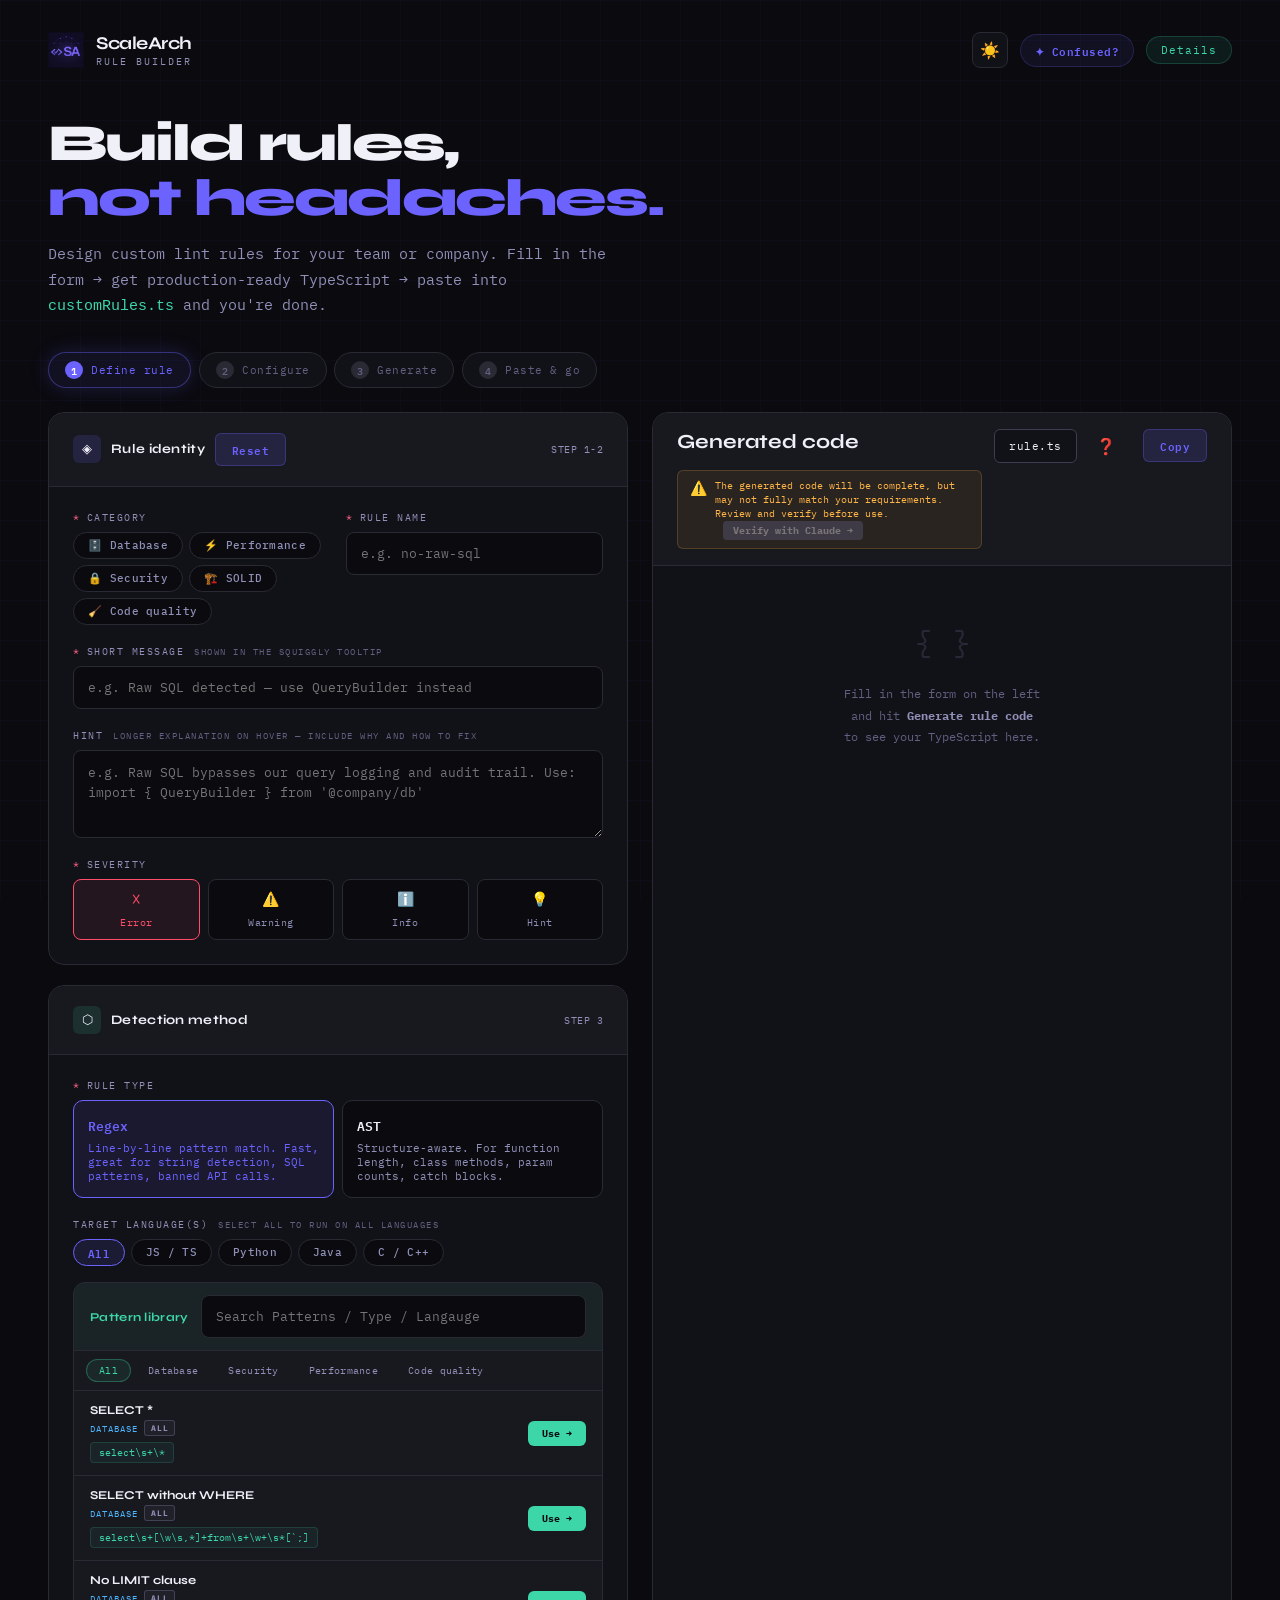
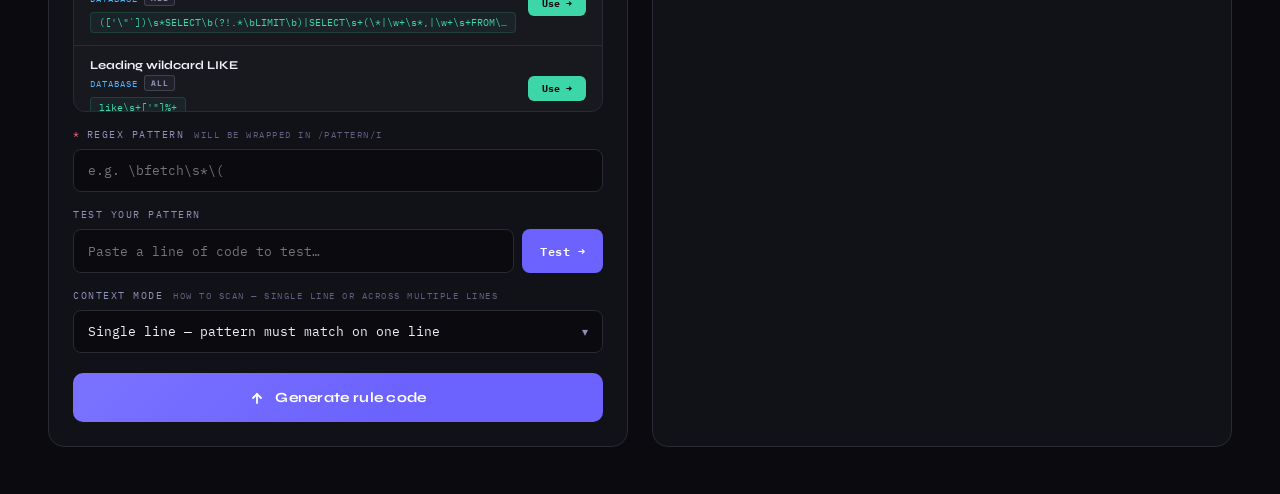
<file: index.html>
<!DOCTYPE html>
<html lang="en">
<head>
<meta charset="UTF-8"/>
<meta name="viewport" content="width=device-width, initial-scale=1.0"/>
<title>ScaleArch — Rule Builder</title>
<link rel="preconnect" href="https://fonts.googleapis.com"/>
<link rel="icon" type="image/png" href="assets/images/icon.png">
<link href="https://fonts.googleapis.com/css2?family=IBM+Plex+Mono:wght@400;500;600&family=Syne:wght@400;600;700;800&display=swap" rel="stylesheet"/>
<link rel="stylesheet" href="style.css">
</head>
<body>

<header>
  <div class="logo">
    <div class="logo-mark"><img src="assets/images/icon.png" alt="ScaleArch logo: code brackets with checkmark symbol in purple gradient, representing a linting rule builder tool" height="36px" width="36px"></div>
    <div>
      <div class="logo-text">ScaleArch</div>
      <div class="logo-sub">Rule Builder</div>
    </div>
  </div>
  <div class="header-controls">
    <button id="themeToggle" class="theme-toggle" title="Toggle theme"></button>
    <button id="helpBtn" class="help-btn">✦ Confused?</button>
    <button id="infoBtn" class="info-btn">Details</button>
  </div>
</header>

<div class="hero">
  <h1>Build rules,<br/><span>not headaches.</span></h1>
  <p>Design custom lint rules for your team or company. Fill in the form → get production-ready TypeScript → paste into <code style="color:var(--accent3)">customRules.ts</code> and you're done.</p>
</div>

<div class="steps">
  <div class="step-pill active" id="pill-1"><span class="num">1</span> Define rule</div>
  <div class="step-pill" id="pill-2"><span class="num">2</span> Configure</div>
  <div class="step-pill" id="pill-3"><span class="num">3</span> Generate</div>
  <div class="step-pill" id="pill-4"><span class="num">4</span> Paste &amp; go</div>
</div>

<div class="main">

  <!-- ── LEFT: FORM ── -->
  <div style="display:flex;flex-direction:column;gap:20px;">

    <!-- Identity Panel -->
    <div class="panel">
      <div class="panel-header">
        <div class="panel-icon purple">◈</div>
        <div class="panel-title">Rule identity</div>
         <button class="copy-btn" onclick="resetRuleForm()">Reset</button>
        <div class="panel-subtitle">STEP 1-2</div>
      </div>
      <div class="panel-body">
        <div class="field-row">
          <div class="field">
            <label><span class="required">*</span> Category</label>
            <input type="hidden" id="category" value=""/>
            <div class="custom-pill-grid" id="categoryPills">
              <button type="button" class="cpill" data-target="category" data-value="database"     onclick="selectPill(this)">🗄️ Database</button>
              <button type="button" class="cpill" data-target="category" data-value="performance"  onclick="selectPill(this)">⚡ Performance</button>
              <button type="button" class="cpill" data-target="category" data-value="security"     onclick="selectPill(this)">🔒 Security</button>
              <button type="button" class="cpill" data-target="category" data-value="solid"        onclick="selectPill(this)">🏗️ SOLID</button>
              <button type="button" class="cpill" data-target="category" data-value="code-quality" onclick="selectPill(this)">🧹 Code quality</button>
            </div>
          </div>
          <div class="field">
            <label><span class="required">*</span> Rule name</label>
            <input type="text" id="ruleName" placeholder="e.g. no-raw-sql" autocomplete="off"/>
          </div>
        </div>
        <div class="field">
          <label><span class="required">*</span> Short message <span style="color:var(--text-dim);font-size:9px;margin-left:4px;">shown in the squiggly tooltip</span></label>
          <input type="text" id="message" placeholder="e.g. Raw SQL detected — use QueryBuilder instead" autocomplete="off"/>
        </div>
        <div class="field">
          <label>Hint <span style="color:var(--text-dim);font-size:9px;margin-left:4px;">longer explanation on hover — include WHY and HOW to fix</span></label>
          <textarea id="hint" rows="3" placeholder="e.g. Raw SQL bypasses our query logging and audit trail. Use: import { QueryBuilder } from '@company/db' " autocomplete="off"></textarea>
        </div>
        <div class="field">
          <label><span class="required">*</span> Severity</label>
          <div class="severity-grid">
            <button class="sev-btn selected" data-sev="error"   onclick="setSev('error')">  <span class="symbol">❌</span>Error</button>
            <button class="sev-btn"          data-sev="warning" onclick="setSev('warning')"><span class="symbol">⚠️</span>Warning</button>
            <button class="sev-btn"          data-sev="info"    onclick="setSev('info')">   <span class="symbol">ℹ️</span>Info</button>
            <button class="sev-btn"          data-sev="hint"    onclick="setSev('hint')">   <span class="symbol">💡</span>Hint</button>
          </div>
        </div>
      </div>
    </div>

    <!-- Detection Panel -->
    <div class="panel">
      <div class="panel-header">
        <div class="panel-icon teal">⬡</div>
        <div class="panel-title">Detection method</div>
        <div class="panel-subtitle">STEP 3</div>
      </div>
      <div class="panel-body">

        <div class="field">
          <label><span class="required">*</span> Rule type</label>
          <div class="type-toggle">
            <button class="type-btn selected" id="btn-regex" onclick="setType('regex')">
              <span class="type-name">Regex</span>
              Line-by-line pattern match. Fast, great for string detection, SQL patterns, banned API calls.
            </button>
            <button class="type-btn" id="btn-ast" onclick="setType('ast')">
              <span class="type-name">AST</span>
              Structure-aware. For function length, class methods, param counts, catch blocks.
            </button>
          </div>
        </div>

        <!-- ══ REGEX SECTION ══ -->
        <div id="regex-section" style="display:flex;flex-direction:column;gap:16px;">

          <div class="field">
            <label>Target language(s) <span style="color:var(--text-dim);font-size:9px;margin-left:4px;">Select All to run on all languages</span></label>
            <input type="hidden" id="ruleLanguage" value="all"/>
            <div class="custom-pill-grid" id="languagePills">
              <button type="button" class="cpill cpill-selected" data-target="ruleLanguage" data-value="all"    onclick="selectPill(this)">All</button>
              <button type="button" class="cpill" data-target="ruleLanguage" data-value="js-ts"   onclick="selectPill(this)">JS / TS</button>
              <button type="button" class="cpill" data-target="ruleLanguage" data-value="python"  onclick="selectPill(this)">Python</button>
              <button type="button" class="cpill" data-target="ruleLanguage" data-value="java"    onclick="selectPill(this)">Java</button>
              <button type="button" class="cpill" data-target="ruleLanguage" data-value="cpp"     onclick="selectPill(this)">C / C++</button>
            </div>
          </div>

          <!-- Pattern Library -->
          <div class="pat-lib-box">
            <div class="pat-lib-header">
              <span class="pat-lib-title">Pattern library</span>
              <input type="text" id="patSearch" class="pat-search" placeholder="Search Patterns / Type / Langauge" autocomplete="off" oninput="filterPatterns(this.value)"/>
            </div>
            <div class="pat-lib-tabs" id="patTabs">
              <button class="pat-tab active" onclick="filterCategory('all', this)">All</button>
              <button class="pat-tab" onclick="filterCategory('database', this)">Database</button>
              <button class="pat-tab" onclick="filterCategory('security', this)">Security</button>
              <button class="pat-tab" onclick="filterCategory('performance', this)">Performance</button>
              <button class="pat-tab" onclick="filterCategory('code-quality', this)">Code quality</button>
            </div>
            <div class="pat-lib-list" id="patList">
              <!-- injected by JS -->
            </div>
          </div>

          <div class="field">
            <label><span class="required">*</span> Regex pattern <span style="color:var(--text-dim);font-size:9px;margin-left:4px;">will be wrapped in /pattern/i</span></label>
            <input type="text" autocomplete="off" id="regexPattern" placeholder="e.g. \bfetch\s*\("/>
          </div>
          <div class="field">
            <label>Test your pattern</label>
            <div class="regex-test-area">
              <div class="test-input-row">
                <input type="text" id="testLine" autocomplete="off" placeholder="Paste a line of code to test…"/>
                <button class="test-btn" onclick="testRegex()">Test →</button>
              </div>
              <div class="test-result" id="testResult"></div>
            </div>
          </div>
          <div class="field">
            <label>Context mode <span style="color:var(--text-dim);font-size:9px;margin-left:4px;">how to scan — single line or across multiple lines</span></label>
            <input type="hidden" id="contextType" value="none"/>
            <div class="custom-dropdown" id="contextDropdown">
              <button type="button" class="cdd-trigger" onclick="toggleDropdown('contextDropdown')">
                <span class="cdd-value" id="contextDropdownLabel">Single line — pattern must match on one line</span>
                <span class="cdd-arrow">▾</span>
              </button>
              <div class="cdd-menu" id="contextDropdownMenu" style="display:none;">
                <button type="button" class="cdd-option cdd-selected" data-value="none"               onclick="selectDropdown('contextDropdown','contextType',this,'Single line — pattern must match on one line')">Single line — exact match</button>
                <button type="button" class="cdd-option" data-value="loop"                            onclick="selectDropdown('contextDropdown','contextType',this,'Single line — only near a loop')">Single line — near a loop</button>
                <button type="button" class="cdd-option" data-value="async"                           onclick="selectDropdown('contextDropdown','contextType',this,'Single line — near an async function')">Single line — near async</button>
                <button type="button" class="cdd-option" data-value="class"                           onclick="selectDropdown('contextDropdown','contextType',this,'Single line — near a class')">Single line — near a class</button>
                <button type="button" class="cdd-option" data-value="multiline-keyword"               onclick="selectDropdown('contextDropdown','contextType',this,'Multi-line — count keyword across 25 lines')">Multi-line — count keyword</button>
                <button type="button" class="cdd-option" data-value="multiline-count"                 onclick="selectDropdown('contextDropdown','contextType',this,'Multi-line — count pattern occurrences')">Multi-line — count occurrences</button>
              </div>
            </div>
          </div>
          <div id="multilineFields" style="display:none;flex-direction:column;gap:10px;background:rgba(108,99,255,0.05);border:1px solid rgba(108,99,255,0.18);border-radius:8px;padding:12px;">
            <div class="field">
              <label>Anchor keyword <span style="color:var(--text-dim);font-size:9px;margin-left:4px;">rule fires on the line containing this keyword</span></label>
              <input type="text" id="multilineAnchor" placeholder="e.g. SELECT" autocomplete="off"/>
            </div>
            <div class="field">
              <label>Count keyword <span style="color:var(--text-dim);font-size:9px;margin-left:4px;">count occurrences of this across 25 lines</span></label>
              <input type="text" id="multilineCount" placeholder="e.g. JOIN"/>
            </div>
            <div class="field">
              <label>Trigger when count exceeds</label>
              <input type="text" id="multilineThreshold" placeholder="e.g. 5" autocomplete="off"/>
            </div>
          </div>
        </div>

        <!-- ══ AST SECTION ══ -->
        <div id="ast-section" style="display:none;flex-direction:column;gap:16px;">

          <div class="ast-hint">
            <strong>How AST rules work:</strong> your function receives one node at a time from the syntax tree. Return <code style="color:var(--accent3)">null</code> to skip, return a result to flag it.
          </div>

          <div class="field">
            <label>AST language</label>
            <input type="hidden" id="astLanguage" value="js-ts"/>
            <div class="custom-pill-grid" id="astLanguagePills">
              <button type="button" class="cpill cpill-selected" data-target="astLanguage" data-value="js-ts"   onclick="selectPill(this);rebuildNodePicker()">JS / TS</button>
              <button type="button" class="cpill"                data-target="astLanguage" data-value="python"  onclick="selectPill(this);rebuildNodePicker()">Python</button>
              <button type="button" class="cpill"                data-target="astLanguage" data-value="java"    onclick="selectPill(this);rebuildNodePicker()">Java</button>
            </div>
          </div>

          <!-- Node picker -->
          <div class="field">
            <label><span class="required">*</span> AST node type
              <span style="color:var(--text-dim);font-size:9px;margin-left:4px;">click to select · click ⓘ for details · multiple allowed</span>
            </label>
            <div class="node-picker" id="nodePicker">
              <!-- injected by JS -->
            </div>
            <input type="text" id="astNodeType" placeholder="Selected types appear here…" style="margin-top:8px;" readonly/>
          </div>

          <!-- Node info card -->
          <div class="node-info-card" id="nodeInfoCard" style="display:none;">
            <div class="nic-header">
              <span class="nic-name" id="nicName"></span>
              <button class="nic-close" onclick="closeNodeInfo()">✕</button>
            </div>
            <p class="nic-desc" id="nicDesc"></p>
            <div class="nic-section-label">Code that produces this node</div>
            <pre class="nic-pre" id="nicExample"></pre>
            <div class="nic-section-label" style="margin-top:12px;">Useful properties to check</div>
            <div class="nic-props" id="nicProps"></div>
          </div>

          <div class="field">
            <label><span class="required">*</span> What to check on the node</label>
            <input type="hidden" id="astCheck" value="empty-body"/>
            <div class="custom-dropdown" id="astCheckDropdown">
              <button type="button" class="cdd-trigger" onclick="toggleDropdown('astCheckDropdown')">
                <span class="cdd-value" id="astCheckDropdownLabel">Body is empty (no statements)</span>
                <span class="cdd-arrow">▾</span>
              </button>
              <div class="cdd-menu" id="astCheckDropdownMenu" style="display:none;">
                <button type="button" class="cdd-option cdd-selected" data-value="empty-body"    onclick="selectDropdown('astCheckDropdown','astCheck',this,'Body is empty (no statements)')">Body is empty (no statements)</button>
                <button type="button" class="cdd-option" data-value="param-count"                onclick="selectDropdown('astCheckDropdown','astCheck',this,'Too many parameters (threshold)')">Too many parameters (threshold)</button>
                <button type="button" class="cdd-option" data-value="method-count"               onclick="selectDropdown('astCheckDropdown','astCheck',this,'Too many methods in class (threshold)')">Too many methods in class (threshold)</button>
                <button type="button" class="cdd-option" data-value="line-count"                 onclick="selectDropdown('astCheckDropdown','astCheck',this,'Function too long (threshold)')">Function too long (threshold)</button>
                <button type="button" class="cdd-option" data-value="callee-name"                onclick="selectDropdown('astCheckDropdown','astCheck',this,'Specific function called (e.g. fetch, eval)')">Specific function called</button>
                <button type="button" class="cdd-option" data-value="declared-name"              onclick="selectDropdown('astCheckDropdown','astCheck',this,'Specific function declared — by name')">Specific function declared</button>
                <button type="button" class="cdd-option" data-value="method-name"                onclick="selectDropdown('astCheckDropdown','astCheck',this,'Specific method in class — by name')">Specific method in class</button>
                <button type="button" class="cdd-option" data-value="custom-prop"                onclick="selectDropdown('astCheckDropdown','astCheck',this,'Custom property check')">Custom property check</button>
              </div>
            </div>
          </div>
          <div class="field" id="thresholdField" style="display:none;">
            <label>Threshold number</label>
            <input type="text" id="astThreshold" placeholder="e.g. 5"/>
          </div>
          <div class="field" id="calleeField" style="display:none;">
            <label id="calleeLabel">Function / method name to detect</label>
            <input type="text" id="astCallee" placeholder="e.g. oldProv, fetch, eval"/>
          </div>
        </div>

        <button class="generate-btn" onclick="generate()">
          <svg viewBox="0 0 16 16" fill="none" stroke="currentColor" stroke-width="1.8" stroke-linecap="round">
            <polyline points="4,8 8,4 12,8" />
            <line x1="8" y1="4" x2="8" y2="13" />
          </svg>
          Generate rule code
        </button>

      </div>
    </div>
  </div>

  <!-- ── RIGHT: OUTPUT ── -->
  <div style="display:flex;flex-direction:column;gap:20px;">
    <div class="output-panel" style="flex:1;display:flex;flex-direction:column;">
      <div class="output-header">
        <div style="display: flex; flex-direction: column; gap: 8px;">
          <div class="output-title">Generated code</div>
          <div class="warning-box">
            <span class="warning-icon">⚠️</span>
            <span class="warning-text">
              The generated code will be complete, but may not fully match your requirements. Review and verify before use.
              <button class="verify-btn" onclick="openVerification()" id="verifyBtn" disabled>
                Verify with Claude →
              </button>
            </span>
          </div>
        </div>
        <div class="output-tabs">
          <button class="tab-btn active" onclick="switchTab('code',this)">rule.ts</button>
          <button class="tab-btn tooltip" onclick="switchTab('instructions',this)">
            ❓
            <span class="tooltip-text">Click here for instructions</span>
          </button>
        </div>
        <button class="copy-btn" id="copyBtn" onclick="copyCode()">Copy</button>
      </div>
      <div id="tab-code" style="flex:1;display:flex;flex-direction:column;">
        <div class="empty-state" id="emptyState">
          <div class="big">{ }</div>
          Fill in the form on the left<br/>and hit <strong style="color:var(--text-muted)">Generate rule code</strong><br/>to see your TypeScript here.
        </div>
        <div class="code-wrap" id="codeWrap" style="display:none;flex:1;">
          <pre id="codeOutput" style="max-height:none;height:100%;min-height:420px;"></pre>
        </div>
      </div>
      <div id="tab-instructions" style="display:none;flex:1;">
        <div class="instructions active">
          <div class="step-card">
            <div class="step-num">1</div>
            <div class="step-content">
              <h3>Open <code class="inline-code">src/rules/customRules.ts</code></h3>
              <p>This is the only file you need to edit. Core files stay untouched.</p>
            </div>
          </div>
          <div class="step-card" id="instrStep2">
            <div class="step-num">2</div>
            <div class="step-content">
              <h3 id="instrStep2Title">Add to CUSTOM_REGEX_RULES array</h3>
              <p id="instrStep2Body">Find the <span class="inline-code">CUSTOM_REGEX_RULES</span> array in Section 1 and paste the generated object inside it.</p>
            </div>
          </div>
          <div class="step-card" id="instrStep3" style="display:none;">
            <div class="step-num">3</div>
            <div class="step-content">
              <h3 id="instrStep3Title">Register in the correct array</h3>
              <p id="instrStep3Body">Also add your function name to the exports array at the bottom of the relevant section.</p>
            </div>
          </div>
          <div class="step-card">
            <div class="step-num" id="finalStep">3</div>
            <div class="step-content">
              <h3>Press F5 and test it</h3>
              <p>Launch the Extension Development Host, open your test file, and verify the squiggly line appears on the right line.</p>
            </div>
          </div>
          <div class="step-card" style="background:rgba(255,181,71,0.04);border-top:1px solid rgba(255,181,71,0.15);">
            <div class="step-num" style="background:rgba(255,181,71,0.15);border-color:rgba(255,181,71,0.3);color:var(--warn);">!</div>
            <div class="step-content">
              <h3 style="color:var(--warn);">Known behaviour — warnings disappear while typing</h3>
              <p>This is normal. While you type an incomplete statement the file has a syntax error, so the AST parser returns nothing and all warnings clear temporarily. They reappear 600ms after you stop typing.</p>
            </div>
          </div>
        </div>
      </div>
    </div>
  </div>

</div>

<div class="notif" id="notif">
  <span id="notif-text">✓ Copied to clipboard</span>
  <div id="notif-progress" class="progress-bar"></div>
</div>

<div id="infoModal" class="modal">
  <div class="modal-content">
    <span class="close" data-popup-close>&times;</span>
    <h2>ScaleArch Rule Builder</h2>
    <p><strong>Version: </strong>v3.4.0</p>
    <p>
  <strong>Created by:</strong>
  <a href="https://www.linkedin.com/in/uday-verma0906/" target="_blank" rel="noopener noreferrer">
    Uday Verma
  </a>
</p>
    <p><a href="https://github.com/Udayverma0906/ScaleArch" target="_blank">GitHub Repository for VS Code Extension</a></p>
    <p><a href="https://github.com/Udayverma0906/ScaleArchRuleBuilder" target="_blank">GitHub Repository for Rule Builder</a></p>
  </div>
</div>

<!-- ══ CONFIRMATION MODAL ══ -->
<div id="confirmModal" class="modal" role="dialog" aria-modal="true">
  <div class="modal-content confirm-modal-content">
    <div id="confirmStep1">
      <div class="confirm-icon">📋</div>
      <h2 class="confirm-title">Copy rule code?</h2>
      <p class="confirm-body">Have you verified this rule is correct before pasting it into your extension?</p>
      <div class="confirm-quality-check" id="confirmQualityCheck"></div>
      <div class="confirm-actions">
        <button class="confirm-btn confirm-btn-primary" onclick="confirmCopy()">✓ Yes, copy it</button>
        <button class="confirm-btn confirm-btn-secondary" onclick="showConfirmStep2()">Not yet</button>
      </div>
    </div>
    <div id="confirmStep2" style="display:none;">
      <div class="confirm-icon">🤖</div>
      <h2 class="confirm-title">Verify with Claude?</h2>
      <p class="confirm-body">Claude can check your pattern for mistakes, false positives, and language mismatches — then give you a corrected version if needed.</p>
      <div class="confirm-actions">
        <button class="confirm-btn confirm-btn-accent" onclick="confirmVerify()">Open Claude →</button>
        <button class="confirm-btn confirm-btn-ghost" onclick="closeConfirmModal()">Skip for now</button>
      </div>
    </div>
  </div>
</div>

<!-- Utilities — load before generators and script -->
<script src="js/highlight.js" defer></script>

<!-- Code generators — one per rule type -->
<script src="js/generators/regex.js" defer></script>
<script src="js/generators/ast-jsts.js" defer></script>
<script src="js/generators/ast-python.js" defer></script>
<script src="js/generators/ast-java.js" defer></script>

<!-- Core — popup must load before script.js -->
<script src="js/popup.js" defer></script>
<script src="js/script.js" defer></script>
<script src="js/verify-rule.js" defer></script>

</body>
</html>
</file>
<file: style.css>
*, *::before, *::after { box-sizing: border-box; margin: 0; padding: 0; }

  input:-webkit-autofill {
  display: none !important;
  }

  :root {
    --bg: #0a0a0f;
    --surface: #111118;
    --surface2: #18181f;
    --border: #2a2a35;
    --border-bright: #3d3d52;
    --accent: #6c63ff;
    --accent2: #ff6584;
    --accent3: #3dd6a8;
    --text: #f0f0f8;
    --text-muted: #9090b8; /* Increased contrast for better visibility */
    --white: #fff;
    --text-dim: #606080; /* Adjusted for better contrast */
    --mono: 'IBM Plex Mono', monospace;
    --display: 'Syne', sans-serif;
    --error: #ff4d6a;
    --warn: #ffb547;
    --info: #4db6ff;
    --hint: #a0a0c0;
  }

  /* Light mode variables */
  .light-mode {
    --bg: #f8f9fa;
    --surface: #ffffff;
    --surface2: #f1f3f4;
    --border: #dadce0;
    --border-bright: #bdc1c6;
    --accent: #1a73e8;
    --accent2: #ea4335;
    --accent3: #34a853;
    --text: #202124;
    --text-muted: #5f6368;
    --text-dim: #80868b;
  }

  html { scroll-behavior: smooth; }

  body {
    background: var(--bg);
    color: var(--text);
    font-family: var(--display);
    min-height: 100vh;
    overflow-x: hidden;
  }

  /* ── CUSTOM SCROLLBAR ── */
  ::-webkit-scrollbar {
    width: 8px;
    height: 8px;
  }

  ::-webkit-scrollbar-track {
    background: var(--surface);
  }

  ::-webkit-scrollbar-thumb {
    background: var(--border-bright);
    border-radius: 4px;
  }

  ::-webkit-scrollbar-thumb:hover {
    background: var(--accent);
  }

  ::-webkit-scrollbar-corner {
    background: var(--surface);
  }

  /* ── GRID BACKGROUND ── */
  body::before {
    content: '';
    position: fixed;
    inset: 0;
    background-image:
      linear-gradient(rgba(108,99,255,0.04) 1px, transparent 1px),
      linear-gradient(90deg, rgba(108,99,255,0.04) 1px, transparent 1px);
    background-size: 40px 40px;
    pointer-events: none;
    z-index: 0;
  }

  .light-mode body::before {
    background-image:
      linear-gradient(rgba(189,193,198,0.3) 1px, transparent 1px),
      linear-gradient(90deg, rgba(189,193,198,0.3) 1px, transparent 1px);
  }

  /* ── HEADER ── */
  header {
    position: relative;
    z-index: 10;
    padding: 32px 48px 0;
    display: flex;
    align-items: center;
    justify-content: space-between;
  }

  .logo {
    display: flex;
    align-items: center;
    gap: 12px;
  }

  .logo-mark {
    width: 36px; height: 36px;
    background: var(--accent);
    border-radius: 8px;
    display: flex; align-items: center; justify-content: center;
    font-family: var(--mono);
    font-weight: 600;
    font-size: 14px;
    color: #fff;
    letter-spacing: -1px;
    flex-shrink: 0;
  }

  .light-mode .logo-mark {
    color: var(--surface);
  }

  .logo-text {
    font-size: 18px;
    font-weight: 700;
    letter-spacing: -0.5px;
    color: var(--text);
  }

  .logo-sub {
    font-family: var(--mono);
    font-size: 10px;
    color: var(--text-muted);
    letter-spacing: 2px;
    text-transform: uppercase;
    margin-top: 1px;
  }

  .info-btn {
    font-family: var(--mono);
    font-size: 11px;
    color: var(--accent3);
    background: rgba(67,224,176,0.08);
    border: 1px solid rgba(67,224,176,0.2);
    padding: 6px 14px;
    border-radius: 20px;
    letter-spacing: 1px;
    cursor: pointer;
    transition: background-color 0.2s;
  }

  .info-btn:hover {
    background: rgba(67,224,176,0.15);
  }

  .header-controls {
    display: flex;
    align-items: center;
    gap: 12px;
  }

  .theme-toggle {
    width: 36px;
    height: 36px;
    border: 1px solid var(--border);
    background: var(--surface);
    color: var(--text);
    border-radius: 8px;
    cursor: pointer;
    font-size: 16px;
    display: flex;
    align-items: center;
    justify-content: center;
    transition: all 0.2s ease;
  }

  .theme-toggle:hover {
    background: var(--surface2);
    border-color: var(--border-bright);
  }

  .light-mode .theme-toggle::before {
    content: '🌙';
  }

  .theme-toggle::before {
    content: '☀️';
  }

  /* ── MODAL ── */
  .modal {
    display: none;
    position: fixed;
    z-index: 1000;
    left: 0;
    top: 0;
    width: 100%;
    height: 100%;
    background-color: rgba(0, 0, 0, 0.5);
    backdrop-filter: blur(5px);
  }

  .modal-content {
    background-color: var(--surface);
    margin: 15% auto;
    padding: 20px;
    border: 1px solid var(--border);
    width: 80%;
    max-width: 500px;
    border-radius: 8px;
    color: var(--text);
  }

  .modal-content h2 {
    margin-top: 0;
    color: var(--accent3);
  }

  .modal-content p {
    margin: 10px 0;
  }

  .modal-content a {
    color: var(--accent);
    text-decoration: none;
  }

  .modal-content a:hover {
    text-decoration: underline;
  }

  .close {
    color: var(--text-muted);
    float: right;
    font-size: 28px;
    font-weight: bold;
    cursor: pointer;
  }

  .close:hover {
    color: var(--text);
  }

  /* ── HERO ── */
  .hero {
    position: relative;
    z-index: 10;
    padding: 48px 48px 0;
    max-width: 720px;
  }

  .hero h1 {
    font-size: clamp(32px, 5vw, 52px);
    font-weight: 800;
    line-height: 1.05;
    letter-spacing: -2px;
    color: var(--text);
    margin-bottom: 16px;
  }

  .hero h1 span { color: var(--accent); }

  .hero p {
    font-size: 15px;
    color: var(--text-muted);
    line-height: 1.7;
    font-family: var(--mono);
    max-width: 560px;
  }

  /* ── STEP PILLS ── */
  .steps {
    position: relative; z-index: 10;
    display: flex; gap: 8px;
    padding: 32px 48px 0;
    flex-wrap: wrap;
  }

  .step-pill {
    display: flex; align-items: center; gap: 8px;
    font-family: var(--mono);
    font-size: 11px;
    color: var(--text-dim);
    letter-spacing: 0.5px;
    padding: 8px 16px;
    background: var(--surface);
    border: 1px solid var(--border);
    border-radius: 24px;
    transition: all 0.3s ease;
    animation: stepPillFadeIn 0.5s ease-out;
    animation-fill-mode: both;
  }

  .step-pill:nth-child(1) { animation-delay: 0.1s; }
  .step-pill:nth-child(2) { animation-delay: 0.2s; }
  .step-pill:nth-child(3) { animation-delay: 0.3s; }
  .step-pill:nth-child(4) { animation-delay: 0.4s; }

  @keyframes stepPillFadeIn {
    from { opacity: 0; transform: scale(0.9); }
    to { opacity: 1; transform: scale(1); }
  }

  .step-pill.active {
    color: var(--accent);
    border-color: rgba(108,99,255,0.4);
    background: rgba(108,99,255,0.08);
    box-shadow: 0 0 20px rgba(108,99,255,0.2);
    transform: scale(1.05);
  }

  .step-pill .num {
    width: 18px; height: 18px;
    background: var(--border);
    border-radius: 50%;
    display: flex; align-items: center; justify-content: center;
    font-size: 10px;
    font-weight: 600;
  }

  .step-pill.active .num {
    background: var(--accent);
    color: #fff;
  }

  /* ── MAIN LAYOUT ── */
  .main {
    position: relative; z-index: 10;
    display: grid;
    grid-template-columns: minmax(0, 1fr) minmax(0, 1fr);
    gap: 24px;
    padding: 24px 48px 48px;
    width: 100%;
    max-width: 2000px;
    margin-left: auto;
    margin-right: auto;
    box-sizing: border-box;
  }

  /* Direct children of .main must never grow beyond their column */
  .main > * {
    min-width: 0;
    width: 100%;
    box-sizing: border-box;
  }

  /* Align header/hero/steps with the centered main on very wide screens */
  @media (min-width: 2000px) {
    header, .hero, .steps {
      max-width: 2000px;
      margin-left: auto;
      margin-right: auto;
      width: 100%;
      box-sizing: border-box;
    }

    /* Increase font sizes for large displays */
    body { font-size: 18px; }
    .hero h1 { font-size: clamp(40px, 6vw, 60px); }
    .hero p { font-size: 18px; }
    .step-pill .num { font-size: 11px; }
    .panel-title { font-size: 14px; }
    .panel-subtitle { font-size: 11px; }
    label { font-size: 11px; }
    select, input[type="text"], textarea { font-size: 14px; padding: 14px 16px; }
    .test-btn { font-size: 13px; padding: 14px 20px; }
    .generate-btn { font-size: 15px; }
    .output-title { font-size: 24px; }
    .tab-btn { font-size: 12px; }
    .copy-btn { font-size: 12px; }
    pre { font-size: 13.5px; }
    .step-content h3 { font-size: 15px; }
    .step-content p { font-size: 13px; }
  }

  @media (min-width: 2400px) {
    .main {
      max-width: none;
    }
    header, .hero, .steps {
      max-width: none;
      padding-left: 10vw;
      padding-right: 10vw;
    }
  }

  @media (max-width: 960px) {
    .main { grid-template-columns: 1fr; }
    header, .hero, .steps, .main { padding-left: 24px; padding-right: 24px; }
  }

  /* ── PANEL ── */
  .panel {
    background: var(--surface);
    border: 1px solid var(--border);
    border-radius: 16px;
    overflow: visible;
    min-width: 0;
    width: 100%;
    animation: panelSlideIn 0.6s ease-out;
    animation-fill-mode: both;
  }

  .panel:nth-child(1) { animation-delay: 0.1s; }
  .panel:nth-child(2) { animation-delay: 0.2s; }
  .panel:nth-child(3) { animation-delay: 0.3s; }

  @keyframes panelSlideIn {
    from {
      opacity: 0;
      transform: translateY(20px);
    }
    to {
      opacity: 1;
      transform: translateY(0);
    }
  }

  .panel-header {
    display: flex; align-items: center; gap: 10px;
    padding: 20px 24px;
    border-bottom: 1px solid var(--border);
    background: var(--surface2);
    border-radius: 16px 16px 0 0;
  }

  .panel-icon {
    width: 28px; height: 28px;
    border-radius: 6px;
    display: flex; align-items: center; justify-content: center;
    font-size: 13px;
    flex-shrink: 0;
  }

  .panel-icon.purple { background: rgba(108,99,255,0.15); }
  .panel-icon.teal   { background: rgba(67,224,176,0.12); }

  .panel-title {
    font-size: 13px;
    font-weight: 700;
    letter-spacing: 0.3px;
    color: var(--text);
  }

  .panel-subtitle {
    font-family: var(--mono);
    font-size: 10px;
    color: var(--text-muted);
    margin-left: auto;
    letter-spacing: 0.5px;
  }

  .panel-body { padding: 24px; display: flex; flex-direction: column; gap: 20px; min-width: 0; overflow: visible; }

  /* ── FORM ELEMENTS ── */
  .field { display: flex; flex-direction: column; gap: 8px; min-width: 0; width: 100%; }

  label {
    font-family: var(--mono);
    font-size: 10px;
    letter-spacing: 1.5px;
    text-transform: uppercase;
    color: var(--text-muted);
    display: flex; align-items: center; gap: 6px;
  }

  label .required { color: var(--accent2); }

  select, input[type="text"], textarea {
    background: var(--bg);
    border: 1px solid var(--border);
    border-radius: 8px;
    color: var(--text);
    font-family: var(--mono);
    font-size: 13px;
    padding: 12px 14px;
    outline: none;
    transition: all 0.2s ease;
    width: 100%;
    max-width: 100%;
    min-width: 0;
    box-sizing: border-box;
    appearance: none;
    -webkit-appearance: none;
  }

  select {
    background-image: url("data:image/svg+xml,%3Csvg xmlns='http://www.w3.org/2000/svg' width='12' height='8' viewBox='0 0 12 8'%3E%3Cpath d='M1 1l5 5 5-5' stroke='%237070a0' stroke-width='1.5' fill='none' stroke-linecap='round'/%3E%3C/svg%3E");
    background-repeat: no-repeat;
    background-position: right 14px center;
    padding-right: 36px;
    cursor: pointer;
  }

  select:focus, input[type="text"]:focus, textarea:focus {
    border-color: var(--accent);
    box-shadow: 0 0 0 3px rgba(108,99,255,0.12);
  }

  input.invalid {
    border-color: var(--error);
  }

  textarea {
    resize: vertical;
    min-height: 80px;
    line-height: 1.6;
  }

  /* ── SEVERITY SELECTOR ── */
  .severity-grid {
    display: grid;
    grid-template-columns: repeat(4, 1fr);
    gap: 8px;
  }

  .sev-btn {
    padding: 10px 6px;
    border-radius: 8px;
    border: 1px solid var(--border);
    background: var(--bg);
    color: var(--text-muted);
    font-family: var(--mono);
    font-size: 10px;
    letter-spacing: 0.5px;
    text-align: center;
    cursor: pointer;
    transition: all 0.15s;
    display: flex; flex-direction: column; align-items: center; gap: 6px;
  }

  .sev-btn .symbol {
    font-size: 14px;
    transition: all 0.15s;
    display: block;
    margin-bottom: 2px;
  }

  .sev-btn.selected[data-sev="error"]   { border-color: var(--error);   background: rgba(255,77,106,0.08);   color: var(--error); }
  .sev-btn.selected[data-sev="warning"] { border-color: var(--warn);    background: rgba(255,181,71,0.08);    color: var(--warn); }
  .sev-btn.selected[data-sev="info"]    { border-color: var(--info);    background: rgba(77,182,255,0.08);    color: var(--info); }
  .sev-btn.selected[data-sev="hint"]    { border-color: var(--hint);    background: rgba(160,160,192,0.08);   color: var(--hint); }

  /* Hover glow effects */
  .sev-btn:hover[data-sev="error"]   { box-shadow: 0 0 20px rgba(255,77,106,0.4), 0 0 40px rgba(255,77,106,0.2); }
  .sev-btn:hover[data-sev="warning"] { box-shadow: 0 0 20px rgba(255,181,71,0.4), 0 0 40px rgba(255,181,71,0.2); }
  .sev-btn:hover[data-sev="info"]    { box-shadow: 0 0 20px rgba(77,182,255,0.4), 0 0 40px rgba(77,182,255,0.2); }
  .sev-btn:hover[data-sev="hint"]    { box-shadow: 0 0 20px rgba(160,160,192,0.4), 0 0 40px rgba(160,160,192,0.2); }

  /* ── RULE TYPE TOGGLE ── */
  .type-toggle {
    display: grid;
    grid-template-columns: 1fr 1fr;
    gap: 8px;
  }

  .type-btn {
    padding: 14px;
    border-radius: 10px;
    border: 1px solid var(--border);
    background: var(--bg);
    color: var(--text-muted);
    font-family: var(--mono);
    font-size: 11px;
    cursor: pointer;
    transition: all 0.15s;
    text-align: left;
  }

  .type-btn .type-name {
    font-size: 13px;
    font-weight: 600;
    color: var(--text);
    margin-bottom: 4px;
    display: block;
  }

  .type-btn.selected {
    border-color: var(--accent);
    background: rgba(108,99,255,0.1);
    color: var(--accent);
  }

  .type-btn.selected .type-name { color: var(--accent); }

  /* ── REGEX TEST AREA ── */
  .regex-test-area { display: flex; flex-direction: column; gap: 8px; }

  .test-input-row {
    display: flex; gap: 8px;
  }

  .test-input-row input { flex: 1; }

  .test-btn {
    padding: 12px 18px;
    background: var(--accent);
    color: #fff;
    border: none;
    border-radius: 8px;
    font-family: var(--mono);
    font-size: 12px;
    font-weight: 600;
    cursor: pointer;
    transition: all 0.15s;
    white-space: nowrap;
    letter-spacing: 0.5px;
  }

  .test-btn:hover { background: #7c74ff; transform: translateY(-1px); }
  .test-btn:active { transform: translateY(0); }

  .test-result {
    font-family: var(--mono);
    font-size: 12px;
    padding: 10px 14px;
    border-radius: 6px;
    display: none;
  }

  .test-result.match    { background: rgba(67,224,176,0.1);  color: var(--accent3); border: 1px solid rgba(67,224,176,0.2); }
  .test-result.no-match { background: rgba(255,77,106,0.08); color: var(--error);   border: 1px solid rgba(255,77,106,0.2); }

  /* ── OUTPUT PANEL ── */
  .output-panel {
    grid-column: 1 / -1;
    background: var(--surface);
    border: 1px solid var(--border);
    border-radius: 16px;
    overflow: visible;
    min-width: 0;
    width: 100%;
  }

  .output-header {
    display: flex; align-items: flex-start; gap: 12px;
    padding: 16px 24px;
    border-bottom: 1px solid var(--border);
    border-radius: 16px 16px 0 0; 
    background: var(--surface2);
  }

  .output-title {
    font-size: 20px; font-weight: 700; color: var(--text);
  }

  .warning-box {
    display: flex;
    align-items: flex-start;
    gap: 8px;
    background: rgba(255,181,71,0.08);
    border: 1px solid rgba(255,181,71,0.2);
    border-radius: 6px;
    padding: 8px 12px;
    margin-top: 8px;
    max-width: 400px;
  }

  .warning-icon {
    font-size: 14px;
    flex-shrink: 0;
    margin-top: 1px;
  }

  .warning-text {
    font-family: var(--mono);
    font-size: 10px;
    color: var(--warn);
    line-height: 1.4;
  }

  .output-tabs {
    display: flex; gap: 4px; margin-left: auto;
  }

  .tab-btn {
    padding: 6px 14px;
    border-radius: 6px;
    border: 1px solid transparent;
    background: transparent;
    color: var(--text-muted);
    font-family: var(--mono);
    font-size: 11px;
    cursor: pointer;
    transition: all 0.15s;
    letter-spacing: 0.5px;
  }

  .tab-btn.active {
    background: var(--surface);
    border-color: var(--border-bright);
    color: var(--text);
  }

  .copy-btn {
    padding: 6px 16px;
    background: rgba(108,99,255,0.15);
    border: 1px solid rgba(108,99,255,0.3);
    border-radius: 6px;
    color: var(--accent);
    font-family: var(--mono);
    font-size: 11px;
    font-weight: 600;
    cursor: pointer;
    transition: all 0.15s;
    letter-spacing: 0.5px;
  }

  .copy-btn:hover { background: rgba(108,99,255,0.25); }
  .copy-btn.copied { color: var(--accent3); border-color: rgba(67,224,176,0.3); background: rgba(67,224,176,0.08); }

  /* ── CODE BLOCK ── */
  .code-wrap { position: relative; }

  pre {
    padding: 24px;
    font-family: var(--mono);
    font-size: 12.5px;
    line-height: 1.75;
    color: #c8c8f0;
    overflow-x: auto;
    white-space: pre-wrap;
    max-height: 400px;
    overflow-y: auto;
  }

  pre::-webkit-scrollbar { width: 6px; height: 6px; }
  pre::-webkit-scrollbar-track { background: transparent; }
  pre::-webkit-scrollbar-thumb { background: var(--border-bright); border-radius: 3px; }

  .tok-comment  { color: #5a5a8a; font-style: italic; }
  .tok-keyword  { color: #6c63ff; }
  .tok-string   { color: #43e0b0; }
  .tok-fn       { color: #ffb547; }
  .tok-prop     { color: #ff6584; }
  .tok-num      { color: #4db6ff; }
  .tok-type     { color: #c084fc; }

  /* ── INSTRUCTIONS PANEL ── */
  .instructions { display: none; }
  .instructions.active { display: block; }

  .step-card {
    display: flex; gap: 16px;
    padding: 20px 24px;
    border-bottom: 1px solid var(--border);
  }

  .step-card:last-child { border-bottom: none; }

  .step-num {
    width: 28px; height: 28px;
    background: rgba(108,99,255,0.15);
    border: 1px solid rgba(108,99,255,0.3);
    border-radius: 50%;
    display: flex; align-items: center; justify-content: center;
    font-family: var(--mono);
    font-size: 12px;
    font-weight: 600;
    color: var(--accent);
    flex-shrink: 0;
    margin-top: 2px;
  }

  .step-content { flex: 1; }

  .step-content h3 {
    font-size: 14px;
    font-weight: 700;
    color: var(--text);
    margin-bottom: 6px;
    letter-spacing: -0.2px;
  }

  .step-content p {
    font-family: var(--mono);
    font-size: 12px;
    color: var(--text-muted);
    line-height: 1.65;
  }

  .inline-code {
    background: var(--surface2);
    border: 1px solid var(--border);
    padding: 1px 6px;
    border-radius: 4px;
    font-size: 11px;
    color: var(--accent3);
  }

  /* ── GENERATE BTN ── */
  .generate-btn {
    width: 100%;
    padding: 16px;
    background: var(--accent);
    color: #fff;
    border: none;
    border-radius: 10px;
    font-family: var(--display);
    font-size: 14px;
    font-weight: 700;
    letter-spacing: 0.3px;
    cursor: pointer;
    transition: all 0.2s;
    display: flex; align-items: center; justify-content: center; gap: 10px;
    position: relative;
    overflow: hidden;
  }

  .generate-btn::after {
    content: '';
    position: absolute;
    inset: 0;
    background: linear-gradient(135deg, rgba(255,255,255,0.1) 0%, transparent 60%);
    pointer-events: none;
  }

  .generate-btn:hover:not(:disabled) {
    background: #7c74ff;
    transform: translateY(-2px);
    box-shadow: 0 8px 25px rgba(108,99,255,0.3);
  }

  .generate-btn:active:not(:disabled) {
    transform: translateY(0);
    box-shadow: 0 4px 15px rgba(108,99,255,0.2);
  }

  .generate-btn:disabled {
    cursor: not-allowed;
  }

  .spinner {
    width: 16px;
    height: 16px;
    animation: spin 1s linear infinite;
  }

  @keyframes spin {
    from { transform: rotate(0deg); }
    to { transform: rotate(360deg); }
  }

  .generate-btn:hover { background: #7c74ff; transform: translateY(-2px); box-shadow: 0 8px 24px rgba(108,99,255,0.35); }
  .generate-btn:active { transform: translateY(0); }

  .generate-btn svg { width: 16px; height: 16px; }

  /* ── EMPTY STATE ── */
  .empty-state {
    padding: 48px 24px;
    text-align: center;
    color: var(--text-dim);
    font-family: var(--mono);
    font-size: 12px;
    line-height: 1.8;
  }

  .empty-state .big { font-size: 32px; margin-bottom: 12px; opacity: 0.3; }

  /* ── FIELD ROW ── */
  .field-row {
    display: grid;
    grid-template-columns: minmax(0, 1fr) minmax(0, 1fr);
    gap: 16px;
    min-width: 0;
  }

  /* VERIFY BUTTON */
  .verify-btn {
  font-family: var(--mono);
  font-size: 10px;
  font-weight: 700;
  color: #0a0a0f;
  background: var(--warn);
  border: none;
  border-radius: 4px;
  padding: 3px 10px;
  cursor: pointer;
  margin-left: 8px;
  transition: opacity 0.15s;
  white-space: nowrap;
}

.verify-btn:hover:not(:disabled) { opacity: 0.85; }
.verify-btn:disabled { opacity: 0.4; cursor: not-allowed; background: var(--text-dim); color: var(--text); }

  /* ── MOBILE BREAKPOINTS ── */
  @media (max-width: 600px) {
    /* Stack the two-col field row */
    .field-row {
      grid-template-columns: 1fr;
    }

    /* Stack severity to 2 cols instead of 4 */
    .severity-grid {
      grid-template-columns: repeat(2, 1fr);
    }

    /* Stack rule type toggle */
    .type-toggle {
      grid-template-columns: 1fr;
    }

    /* Output header wraps on small screens */
    .output-header {
      flex-wrap: wrap;
      gap: 8px;
    }
    .output-tabs {
      margin-left: 0;
      flex-wrap: wrap;
    }

    /* AI input row stacks */
    .ai-input-row {
      flex-direction: column;
    }
    .ai-input-row input,
    .ai-gen-btn {
      width: 100%;
    }

    /* Test row stacks */
    .test-input-row {
      flex-direction: column;
    }
    .test-input-row input,
    .test-btn {
      width: 100%;
    }

    /* Pattern lib header wraps */
    .pat-lib-header {
      flex-wrap: wrap;
    }

    /* Pattern items: shrink the Use button, don't let name overflow */
    .pat-item-use {
      padding: 6px 10px;
      font-size: 9px;
    }

    /* Node picker pills wrap naturally — already flex-wrap */
    .node-picker {
      overflow: hidden;
    }

    pre {
      font-size: 11px;
    }
  }

  /* ── NOTIFICATION ── */
  .notif {
    position: fixed;
    bottom: 24px; right: 24px;
    background: var(--surface2);
    border: 1px solid var(--accent3);
    color: var(--accent3);
    padding: 12px 20px;
    border-radius: 10px;
    font-family: var(--mono);
    font-size: 12px;
    font-weight: 600;
    z-index: 1000;
    transform: translateY(80px);
    opacity: 0;
    transition: all 0.3s cubic-bezier(0.34, 1.56, 0.64, 1);
    pointer-events: none;
    display: flex;
    flex-direction: column;
    align-items: flex-start;
  }

  .notif.warn { border-color: var(--warn); color: var(--warn); }

  .notif.show { transform: translateY(0); opacity: 1; }

  .progress-bar {
    width: 0%;
    height: 3px;
    background: #4CAF50;
    border-radius: 2px;
    margin-top: 8px;
    transition: width 1s linear;
  }

  /* ── AST HELPER ── */
  .ast-hint {
    background: rgba(108,99,255,0.06);
    border: 1px solid rgba(108,99,255,0.2);
    border-radius: 8px;
    padding: 14px;
    font-family: var(--mono);
    font-size: 11px;
    color: var(--text-muted);
    line-height: 1.8;
  }

  .ast-hint strong { color: var(--accent); font-weight: 600; }

  .ast-node-chips {
    display: flex; flex-wrap: wrap; gap: 6px; margin-top: 10px;
  }

  .chip {
    padding: 4px 10px;
    background: var(--surface2);
    border: 1px solid var(--border);
    border-radius: 20px;
    font-size: 10px;
    color: var(--text-muted);
    cursor: pointer;
    transition: all 0.15s;
    letter-spacing: 0.3px;
    user-select: none;
  }

  .chip:hover { border-color: var(--accent3); background: rgba(67,224,176,0.08); color: var(--accent3); }
  .chip.selected { border-color: var(--accent3); background: rgba(67,224,176,0.15); color: var(--accent3); font-weight: 600; }

  select option { background: #18181f; }

  /* ── INPUT INVALID STATE ── */
  input.invalid {
    border-color: var(--error);
    box-shadow: 0 0 0 3px rgba(255,77,106,0.1);
  }

  /* ══ AI REGEX BOX ══ */
  .ai-box {
    background: rgba(108,99,255,0.05);
    border: 1px solid rgba(108,99,255,0.2);
    border-radius: 12px;
    overflow: hidden;
  }

  .ai-box-header {
    display: flex;
    align-items: center;
    gap: 10px;
    padding: 12px 16px;
    border-bottom: 1px solid rgba(108,99,255,0.15);
    background: rgba(108,99,255,0.08);
  }

  .ai-badge {
    font-family: var(--mono);
    font-size: 9px;
    font-weight: 700;
    letter-spacing: 1.5px;
    color: #fff;
    background: var(--accent);
    padding: 3px 7px;
    border-radius: 4px;
    flex-shrink: 0;
  }

  .ai-box-title {
    font-size: 12px;
    font-weight: 700;
    color: var(--text);
  }

  .ai-box-sub {
    font-family: var(--mono);
    font-size: 10px;
    color: var(--text-muted);
    margin-left: auto;
  }

  .ai-box-body {
    padding: 14px 16px;
    display: flex;
    flex-direction: column;
    gap: 10px;
  }

  .ai-examples {
    display: flex;
    align-items: center;
    flex-wrap: wrap;
    gap: 6px;
  }

  .ai-example-label {
    font-family: var(--mono);
    font-size: 10px;
    color: var(--text-dim);
    flex-shrink: 0;
  }

  .ai-chip {
    font-family: var(--mono);
    font-size: 10px;
    color: var(--accent);
    background: rgba(108,99,255,0.1);
    border: 1px solid rgba(108,99,255,0.25);
    padding: 3px 10px;
    border-radius: 20px;
    cursor: pointer;
    transition: all 0.15s;
    letter-spacing: 0.2px;
  }

  .ai-chip:hover {
    background: rgba(108,99,255,0.2);
    border-color: rgba(108,99,255,0.5);
  }

  .ai-input-row {
    display: flex;
    gap: 8px;
  }

  .ai-input-row input {
    flex: 1;
    font-size: 12px;
    padding: 10px 12px;
  }

  .ai-gen-btn {
    padding: 10px 18px;
    background: var(--accent);
    color: #fff;
    border: none;
    border-radius: 8px;
    font-family: var(--mono);
    font-size: 12px;
    font-weight: 600;
    cursor: pointer;
    transition: all 0.15s;
    white-space: nowrap;
    flex-shrink: 0;
  }

  .ai-gen-btn:hover { background: #7c74ff; }
  .ai-gen-btn:disabled { opacity: 0.5; cursor: not-allowed; }

  .ai-gen-btn.loading {
    background: var(--surface2);
    color: var(--text-muted);
    border: 1px solid var(--border);
  }

  /* AI result states */
  #aiResult {
    font-family: var(--mono);
    font-size: 11px;
    border-radius: 8px;
    padding: 12px 14px;
    line-height: 1.7;
  }

  #aiResult.success {
    background: rgba(67,224,176,0.06);
    border: 1px solid rgba(67,224,176,0.2);
    color: var(--text-muted);
  }

  #aiResult.error {
    background: rgba(255,77,106,0.06);
    border: 1px solid rgba(255,77,106,0.2);
    color: var(--error);
  }

  .ai-result-pattern {
    display: flex;
    align-items: center;
    gap: 8px;
    margin-bottom: 8px;
  }

  .ai-result-label {
    font-size: 9px;
    letter-spacing: 1.5px;
    text-transform: uppercase;
    color: var(--accent3);
    flex-shrink: 0;
  }

  .ai-result-code {
    font-family: var(--mono);
    font-size: 12px;
    color: var(--accent3);
    background: rgba(67,224,176,0.08);
    border: 1px solid rgba(67,224,176,0.2);
    padding: 4px 10px;
    border-radius: 6px;
    flex: 1;
    word-break: break-all;
  }

  .ai-use-btn {
    font-family: var(--mono);
    font-size: 10px;
    color: #fff;
    background: var(--accent3);
    border: none;
    border-radius: 6px;
    padding: 4px 12px;
    cursor: pointer;
    flex-shrink: 0;
    transition: all 0.15s;
    color: #0a0a0f;
    font-weight: 700;
  }

  .ai-use-btn:hover { opacity: 0.85; }

  .ai-result-explain {
    font-size: 11px;
    color: var(--text-muted);
    line-height: 1.6;
    margin-top: 4px;
  }

  .ai-result-example {
    margin-top: 8px;
    padding-top: 8px;
    border-top: 1px solid rgba(67,224,176,0.1);
  }

  .ai-result-example-label {
    font-size: 9px;
    letter-spacing: 1.5px;
    text-transform: uppercase;
    color: var(--text-dim);
    margin-bottom: 4px;
  }

  .ai-result-example-code {
    font-family: var(--mono);
    font-size: 11px;
    color: var(--warn);
    background: rgba(255,181,71,0.06);
    border: 1px solid rgba(255,181,71,0.15);
    padding: 8px 10px;
    border-radius: 6px;
    white-space: pre-wrap;
    word-break: break-all;
  }

  /* ══ NODE PICKER ══ */
  .node-picker {
    display: flex;
    flex-wrap: wrap;
    gap: 6px;
    min-width: 0;
    overflow: hidden;
  }

  .node-pill {
    display: flex;
    align-items: center;
    gap: 0;
    border-radius: 20px;
    border: 1px solid var(--border);
    background: var(--surface2);
    overflow: hidden;
    transition: border-color 0.15s;
  }

  .node-pill:hover { border-color: var(--border-bright); }

  .node-pill.selected {
    border-color: var(--accent3);
    background: rgba(67,224,176,0.08);
  }

  .node-pill-label {
    font-family: var(--mono);
    font-size: 10px;
    color: var(--text-muted);
    padding: 4px 10px 4px 10px;
    cursor: pointer;
    transition: color 0.15s;
    user-select: none;
  }

  .node-pill.selected .node-pill-label { color: var(--accent3); font-weight: 600; }

  .node-pill-info {
    font-size: 10px;
    color: var(--text-dim);
    padding: 4px 8px 4px 4px;
    cursor: pointer;
    transition: color 0.15s;
    line-height: 1;
    border-left: 1px solid transparent;
  }

  .node-pill:hover .node-pill-info { color: var(--text-muted); }
  .node-pill.selected .node-pill-info { color: var(--accent3); border-left-color: rgba(67,224,176,0.2); }

  /* ══ NODE INFO CARD ══ */
  .node-info-card {
    background: var(--surface2);
    border: 1px solid var(--border-bright);
    border-radius: 10px;
    overflow: hidden;
    animation: slideDown 0.15s ease;
  }

  @keyframes slideDown {
    from { opacity: 0; transform: translateY(-6px); }
    to   { opacity: 1; transform: translateY(0); }
  }

  .nic-header {
    display: flex;
    align-items: center;
    justify-content: space-between;
    padding: 12px 16px;
    background: rgba(108,99,255,0.08);
    border-bottom: 1px solid var(--border);
  }

  .nic-name {
    font-family: var(--mono);
    font-size: 13px;
    font-weight: 600;
    color: var(--accent);
  }

  .nic-close {
    background: none;
    border: none;
    color: var(--text-dim);
    cursor: pointer;
    font-size: 14px;
    padding: 2px 6px;
    border-radius: 4px;
    transition: color 0.15s;
  }

  .nic-close:hover { color: var(--text); }

  .nic-desc {
    font-family: var(--mono);
    font-size: 11px;
    color: var(--text-muted);
    line-height: 1.7;
    padding: 12px 16px 0;
  }

  .nic-section-label {
    font-family: var(--mono);
    font-size: 9px;
    letter-spacing: 1.5px;
    text-transform: uppercase;
    color: var(--text-dim);
    padding: 12px 16px 6px;
  }

  .nic-pre {
    font-family: var(--mono);
    font-size: 11px;
    color: var(--warn);
    background: rgba(255,181,71,0.05);
    border-top: 1px solid rgba(255,181,71,0.1);
    border-bottom: 1px solid rgba(255,181,71,0.1);
    padding: 10px 16px;
    white-space: pre;
    overflow-x: auto;
    line-height: 1.6;
    max-height: none;
  }

  .nic-props {
    display: flex;
    flex-wrap: wrap;
    gap: 6px;
    padding: 8px 16px 14px;
  }

  .nic-prop-chip {
    font-family: var(--mono);
    font-size: 10px;
    color: var(--accent3);
    background: rgba(67,224,176,0.07);
    border: 1px solid rgba(67,224,176,0.2);
    padding: 3px 8px;
    border-radius: 4px;
  }

  /* TOOLTIP */
  .tooltip {
  position: relative;
  cursor: pointer;
  font-weight: bold;
  font-size: 16px;
}

/* Tooltip text */
.tooltip-text {
  visibility: hidden;
  opacity: 0;
  width: max-content;
  max-width: 200px;
  background-color: #333;
  color: #fff;
  text-align: center;
  padding: 6px 10px;
  border-radius: 6px;
  font-size: 12px;

  position: absolute;
  bottom: 125%; /* above button */
  left: 50%;
  transform: translateX(-50%);

  transition: opacity 0.2s ease;
  z-index: 10;
}

/* Arrow */
.tooltip-text::after {
  content: "";
  position: absolute;
  top: 100%;
  left: 50%;
  transform: translateX(-50%);
  border-width: 5px;
  border-style: solid;
  border-color: #333 transparent transparent transparent;
}

/* Show on hover */
.tooltip:hover .tooltip-text {
  visibility: visible;
  opacity: 1;
}

  /* ══ PATTERN LIBRARY ══ */
  .pat-lib-box {
    background: var(--surface2);
    border: 1px solid var(--border);
    border-radius: 12px;
    overflow: hidden;
  }

  .pat-lib-header {
    display: flex;
    align-items: center;
    gap: 12px;
    padding: 12px 16px;
    border-bottom: 1px solid var(--border);
    background: rgba(67,224,176,0.05);
  }

  .pat-lib-title {
    font-size: 12px;
    font-weight: 700;
    color: var(--accent3);
    letter-spacing: 0.3px;
    flex-shrink: 0;
  }

  .pat-search {
    flex: 1;
    background: var(--bg);
    border: 1px solid var(--border);
    border-radius: 6px;
    color: var(--text);
    font-family: var(--mono);
    font-size: 11px;
    padding: 6px 10px;
    outline: none;
    transition: border-color 0.2s;
    width: auto;
  }

  .pat-search:focus { border-color: var(--accent3); }

  .pat-lib-tabs {
    display: flex;
    gap: 0;
    padding: 8px 12px;
    border-bottom: 1px solid var(--border);
    flex-wrap: wrap;
    gap: 4px;
  }

  .pat-tab {
    font-family: var(--mono);
    font-size: 10px;
    letter-spacing: 0.3px;
    color: var(--text-muted);
    background: transparent;
    border: 1px solid transparent;
    border-radius: 20px;
    padding: 4px 12px;
    cursor: pointer;
    transition: all 0.15s;
  }

  .pat-tab:hover { color: var(--text); border-color: var(--border); }

  .pat-tab.active {
    color: var(--accent3);
    border-color: rgba(67,224,176,0.3);
    background: rgba(67,224,176,0.08);
  }

  .pat-lib-list {
    max-height: 320px;
    overflow-y: auto;
  }

  .pat-lib-list::-webkit-scrollbar { width: 4px; }
  .pat-lib-list::-webkit-scrollbar-thumb { background: var(--border-bright); border-radius: 2px; }

  .pat-item {
    display: grid;
    grid-template-columns: minmax(0, 1fr) auto;
    grid-template-rows: auto auto auto;
    gap: 2px 12px;
    padding: 12px 16px;
    border-bottom: 1px solid var(--border);
    cursor: pointer;
    transition: background 0.12s;
    min-width: 0;
    overflow: hidden;
  }

  .pat-item:last-child { border-bottom: none; }
  .pat-item:hover { background: rgba(67,224,176,0.04); }

  .pat-item-name {
    font-size: 12px;
    font-weight: 700;
    color: var(--text);
    grid-column: 1;
    grid-row: 1;
    min-width: 0;
    overflow: hidden;
    text-overflow: ellipsis;
    white-space: nowrap;
  }

  .pat-item-cat {
    font-family: var(--mono);
    font-size: 9px;
    letter-spacing: 1px;
    text-transform: uppercase;
    color: var(--text-dim);
    grid-column: 1;
    grid-row: 2;
  }

  .pat-item-cat.database    { color: #4db6ff; }
  .pat-item-cat.security    { color: #ff6584; }
  .pat-item-cat.performance { color: #ffb547; }
  .pat-item-cat.code-quality { color: #43e0b0; }
  .pat-item-cat.solid       { color: #c084fc; }

  .pat-item-pattern {
    font-family: var(--mono);
    font-size: 10px;
    color: var(--accent3);
    background: rgba(67,224,176,0.06);
    border: 1px solid rgba(67,224,176,0.15);
    padding: 3px 8px;
    border-radius: 4px;
    grid-column: 1;
    grid-row: 3;
    margin-top: 4px;
    width: fit-content;
    max-width: 100%;
    overflow: hidden;
    text-overflow: ellipsis;
    white-space: nowrap;
  }

  .pat-item-use {
    font-family: var(--mono);
    font-size: 10px;
    font-weight: 700;
    color: #0a0a0f;
    background: var(--accent3);
    border: none;
    border-radius: 6px;
    padding: 6px 14px;
    cursor: pointer;
    grid-column: 2;
    grid-row: 1 / 4;
    align-self: center;
    transition: opacity 0.15s;
    white-space: nowrap;
    flex-shrink: 0;
  }

  .pat-item-use:hover { opacity: 0.85; }

  .pat-empty {
    padding: 24px;
    text-align: center;
    font-family: var(--mono);
    font-size: 11px;
    color: var(--text-dim);
  }

  /* ══ PATTERN ITEM — LANGUAGE BADGE  (added v0.2) ══
     .pat-item grid gains a 4th row for the meta strip
     (category + language badge side by side)
  ══════════════════════════════════════════════════ */

  /* Move pattern chip to row 3, keep Use button spanning all rows */
  .pat-item {
    grid-template-rows: auto auto auto;
  }

  /* Meta row: category + language badge inline */
  .pat-item-meta {
    display: flex;
    align-items: center;
    gap: 6px;
    grid-column: 1;
    grid-row: 2;
    margin-top: 1px;
  }

  /* Override the old standalone .pat-item-cat row placement */
  .pat-item-cat {
    grid-column: unset;
    grid-row: unset;
  }

  /* Language badge */
  .pat-item-lang {
    font-family: var(--mono);
    font-size: 8px;
    font-weight: 700;
    letter-spacing: 0.8px;
    text-transform: uppercase;
    padding: 2px 6px;
    border-radius: 3px;
    border: 1px solid;
    flex-shrink: 0;
  }

  /* Badge colours — one per language */
  .pat-lang-all    { color: #9090b8; border-color: rgba(144,144,184,0.3); background: rgba(144,144,184,0.07); }
  .pat-lang-js-ts  { color: #f0db4f; border-color: rgba(240,219,79,0.3);  background: rgba(240,219,79,0.07);  }
  .pat-lang-python { color: #4db6ff; border-color: rgba(77,182,255,0.3);  background: rgba(77,182,255,0.07);  }
  .pat-lang-java   { color: #ff8f47; border-color: rgba(255,143,71,0.3);  background: rgba(255,143,71,0.07);  }
  .pat-lang-cpp    { color: #a78bfa; border-color: rgba(167,139,250,0.3); background: rgba(167,139,250,0.07); }

  /* ══ LANGUAGE TARGET DROPDOWN  (added v0.2) ══
     The ruleLanguage select in the regex section.
     No special styles needed — inherits from select{}.
     Light-mode overrides for the language badge colours:
  ══════════════════════════════════════════════════ */
  .light-mode .pat-lang-all    { color: #5f6368; border-color: rgba(95,99,104,0.3);  background: rgba(95,99,104,0.07);  }
  .light-mode .pat-lang-js-ts  { color: #b8860b; border-color: rgba(184,134,11,0.3); background: rgba(184,134,11,0.07); }
  .light-mode .pat-lang-python { color: #1a73e8; border-color: rgba(26,115,232,0.3); background: rgba(26,115,232,0.07); }
  .light-mode .pat-lang-java   { color: #e8710a; border-color: rgba(232,113,10,0.3); background: rgba(232,113,10,0.07); }
  .light-mode .pat-lang-cpp    { color: #7c3aed; border-color: rgba(124,58,237,0.3); background: rgba(124,58,237,0.07); }
  /* ══ CONFIRMATION MODAL ══ */
  .confirm-modal-content {
    max-width: 420px;
    text-align: center;
    padding: 32px 28px;
  }

  .confirm-icon {
    font-size: 36px;
    margin-bottom: 12px;
    line-height: 1;
  }

  .confirm-title {
    font-size: 18px;
    font-weight: 700;
    color: var(--text);
    margin-bottom: 10px;
    letter-spacing: -0.3px;
  }

  .confirm-body {
    font-family: var(--mono);
    font-size: 12px;
    color: var(--white);
    line-height: 1.7;
    margin-bottom: 16px;
  }

  /* Quality issues — shown when hint/message are weak */
  .confirm-quality-check {
    display: none;
    margin-bottom: 16px;
    text-align: left;
  }

  .confirm-quality-issue {
    font-family: var(--mono);
    font-size: 11px;
    color: var(--warn);
    background: rgba(255,181,71,0.07);
    border: 1px solid rgba(255,181,71,0.2);
    border-radius: 6px;
    padding: 8px 12px;
    margin-bottom: 6px;
    line-height: 1.5;
  }

  .confirm-actions {
    display: flex;
    flex-direction: column;
    gap: 8px;
  }

  .confirm-btn {
    width: 100%;
    padding: 12px 20px;
    border-radius: 8px;
    font-family: var(--mono);
    font-size: 12px;
    font-weight: 600;
    letter-spacing: 0.3px;
    cursor: pointer;
    transition: all 0.15s;
    border: 1px solid transparent;
  }

  /* Yes, copy it — primary action */
  .confirm-btn-primary {
    background: var(--accent3);
    color: #0a0a0f;
    border-color: var(--accent3);
  }
  .confirm-btn-primary:hover { opacity: 0.88; transform: translateY(-1px); }

  /* Not yet — secondary */
  .confirm-btn-secondary {
    background: var(--surface2);
    color: var(--text-muted);
    border-color: var(--border);
  }
  .confirm-btn-secondary:hover { border-color: var(--border-bright); color: var(--text); }

  /* Open Claude — accent action */
  .confirm-btn-accent {
    background: var(--accent);
    color: #fff;
    border-color: var(--accent);
  }
  .confirm-btn-accent:hover { background: #7c74ff; transform: translateY(-1px); }

  /* Skip for now — ghost */
  .confirm-btn-ghost {
    background: transparent;
    color: var(--text-dim);
    border-color: transparent;
  }
  .confirm-btn-ghost:hover { color: var(--text-muted); }

  /* ══════════════════════════════════════════════════════
     RESPONSIVE — additions for new components (v0.2+)
  ══════════════════════════════════════════════════════ */

  /* ── Laptop range: 960px–1200px ─────────────────────
     Main grid already stacks at 960px (from original CSS).
     Reduce padding so content isn't cramped. */
  @media (max-width: 1200px) and (min-width: 961px) {
    header, .hero, .steps, .main {
      padding-left: 28px;
      padding-right: 28px;
    }
  }

  /* ── Tablet: 601px–960px ─────────────────────────── */
  @media (max-width: 960px) {
    /* Warning box in output header — allow it to go full width */
    .warning-box {
      max-width: 100%;
    }

    /* Output header: wrap so warning box doesn't get squished */
    .output-header {
      flex-wrap: wrap;
      align-items: flex-start;
    }

    /* Pat lib tabs: reduce padding on smaller screens */
    .pat-tab {
      padding: 4px 9px;
      font-size: 9px;
    }

    /* Language badge: slightly smaller */
    .pat-item-lang {
      font-size: 7px;
      padding: 1px 5px;
    }
  }

  /* ── Mobile: ≤ 600px ─────────────────────────────── */
  @media (max-width: 600px) {

    /* Confirmation modal — full width with safe margins */
    .confirm-modal-content {
      width: calc(100% - 28px);
      margin: 10% auto;
      padding: 24px 18px;
    }

    .confirm-icon { font-size: 28px; }

    .confirm-title { font-size: 16px; }

    .confirm-body { font-size: 11px; }

    /* Warning box — stack icon and text */
    .warning-box {
      max-width: 100%;
      flex-wrap: wrap;
    }

    /* Verify button — full width on mobile */
    .verify-btn {
      display: block;
      margin-left: 0;
      margin-top: 6px;
      width: 100%;
      text-align: center;
    }

    /* Pattern lib tabs wrap and shrink */
    .pat-lib-tabs {
      padding: 6px 10px;
    }
    .pat-tab {
      font-size: 9px;
      padding: 3px 8px;
    }

    /* Pat item — compress on very small screens */
    .pat-item {
      padding: 10px 12px;
    }
    .pat-item-name {
      font-size: 11px;
    }

    /* Language badge — hide label text, just show colour dot effect */
    .pat-item-lang {
      font-size: 7px;
      padding: 1px 5px;
      letter-spacing: 0;
    }

    /* Node pills — smaller on mobile */
    .node-pill-label {
      font-size: 9px;
      padding: 4px 8px;
    }

    /* Multiline fields box */
    #multilineFields {
      padding: 10px;
    }

    /* Info modal */
    .modal-content {
      width: calc(100% - 28px);
      margin: 20% auto;
      padding: 20px 16px;
    }

    /* Notif — full width */
    .notif {
      left: 14px;
      right: 14px;
      bottom: 14px;
    }
  }

  /* ── Very small: ≤ 380px (iPhone SE etc) ─────────── */
  @media (max-width: 380px) {
    header {
      padding: 12px 12px 0;
    }

    .logo-sub {
      display: none;
    }

    .hero h1 {
      font-size: 26px;
      letter-spacing: -1px;
    }

    .step-pill {
      padding: 5px 10px;
      font-size: 10px;
    }

    /* Hide step pill labels, keep just numbers */
    .step-pill > span:not(.num) {
      display: none;
    }

    .panel-body {
      padding: 16px 14px;
    }

    .severity-grid {
      gap: 6px;
    }

    .sev-btn {
      font-size: 9px;
      padding: 8px 4px;
    }
  }

  /* ══════════════════════════════════════════════════════
     CONFUSED? BUTTON
  ══════════════════════════════════════════════════════ */
  .help-btn {
    font-family: var(--mono);
    font-size: 11px;
    font-weight: 600;
    color: var(--accent);
    background: rgba(108,99,255,0.08);
    border: 1px solid rgba(108,99,255,0.22);
    padding: 6px 14px;
    border-radius: 20px;
    letter-spacing: 0.5px;
    cursor: pointer;
    transition: all 0.2s;
  }

  .help-btn:hover {
    background: rgba(108,99,255,0.16);
    border-color: rgba(108,99,255,0.45);
    transform: translateY(-1px);
  }

  /* ══════════════════════════════════════════════════════
     HELP MODAL — outer shell
  ══════════════════════════════════════════════════════ */
  .help-modal-content {
    width: 90%;
    max-width: 720px;
    max-height: 88vh;
    display: flex;
    flex-direction: column;
    padding: 0;
    overflow: hidden;
    margin: 5vh auto;
  }

  /* ── Header ── */
  .help-modal-header {
    display: flex;
    align-items: flex-start;
    justify-content: space-between;
    padding: 24px 28px 20px;
    border-bottom: 1px solid var(--border);
    background: var(--surface2);
    flex-shrink: 0;
  }

  .help-modal-eyebrow {
    font-family: var(--mono);
    font-size: 9px;
    letter-spacing: 2px;
    text-transform: uppercase;
    color: var(--accent);
    display: block;
    margin-bottom: 4px;
  }

  .help-modal-title {
    font-size: 18px;
    font-weight: 700;
    color: var(--text);
    letter-spacing: -0.3px;
    margin: 0;
  }

  .help-modal-close {
    background: none;
    border: none;
    color: var(--text-dim);
    cursor: pointer;
    font-size: 16px;
    padding: 4px 8px;
    border-radius: 6px;
    transition: color 0.15s;
    flex-shrink: 0;
    margin-left: 16px;
    margin-top: 2px;
  }

  .help-modal-close:hover { color: var(--text); }

  /* ── Scrollable body ── */
  .help-modal-body {
    overflow-y: auto;
    flex: 1;
    padding: 0;
  }

  .help-modal-body::-webkit-scrollbar { width: 5px; }
  .help-modal-body::-webkit-scrollbar-thumb { background: var(--border-bright); border-radius: 3px; }

  /* ══════════════════════════════════════════════════════
     ACCORDION SECTIONS
  ══════════════════════════════════════════════════════ */
  .help-section {
    border-bottom: 1px solid var(--border);
  }

  .help-section:last-child { border-bottom: none; }

  .help-section-toggle {
    width: 100%;
    display: flex;
    align-items: center;
    gap: 14px;
    padding: 18px 28px;
    background: none;
    border: none;
    cursor: pointer;
    text-align: left;
    transition: background 0.15s;
  }

  .help-section-toggle:hover { background: rgba(108,99,255,0.04); }

  .help-section-num {
    font-family: var(--mono);
    font-size: 11px;
    font-weight: 700;
    color: var(--accent);
    letter-spacing: 1px;
    flex-shrink: 0;
  }

  .help-section-label {
    font-size: 13px;
    font-weight: 700;
    color: var(--text);
    flex: 1;
  }

  .help-section-chevron {
    font-size: 14px;
    color: var(--text-dim);
    flex-shrink: 0;
    transition: transform 0.2s;
  }

  .help-section-toggle[aria-expanded="true"] .help-section-chevron {
    transform: rotate(180deg);
  }

  /* ── Section body ── */
  .help-section-body {
    padding: 0 28px 24px;
  }

  /* ══════════════════════════════════════════════════════
     STEP-BY-STEP (section 1)
  ══════════════════════════════════════════════════════ */
  .help-steps {
    display: flex;
    flex-direction: column;
    gap: 0;
  }

  .help-step {
    display: flex;
    gap: 16px;
    padding: 14px 0;
    border-bottom: 1px solid var(--border);
  }

  .help-step:last-child { border-bottom: none; }

  .help-step-num {
    width: 26px;
    height: 26px;
    border-radius: 50%;
    background: rgba(108,99,255,0.12);
    border: 1px solid rgba(108,99,255,0.28);
    display: flex;
    align-items: center;
    justify-content: center;
    font-family: var(--mono);
    font-size: 11px;
    font-weight: 700;
    color: var(--accent);
    flex-shrink: 0;
    margin-top: 1px;
  }

  .help-step-title {
    font-size: 13px;
    font-weight: 700;
    color: var(--text);
    margin-bottom: 5px;
  }

  .help-step-desc {
    font-family: var(--mono);
    font-size: 11px;
    color: var(--text-muted);
    line-height: 1.75;
  }

  .help-step-desc code {
    color: var(--accent3);
    background: rgba(61,214,168,0.08);
    padding: 1px 5px;
    border-radius: 3px;
    font-size: 10px;
  }

  /* ══════════════════════════════════════════════════════
     TWO-COL CARDS (use / don't use)
  ══════════════════════════════════════════════════════ */
  .help-two-col {
    display: grid;
    grid-template-columns: 1fr 1fr;
    gap: 12px;
    margin-bottom: 20px;
  }

  .help-card {
    border-radius: 10px;
    padding: 14px 16px;
    border: 1px solid;
  }

  .help-card-green {
    background: rgba(61,214,168,0.05);
    border-color: rgba(61,214,168,0.2);
  }

  .help-card-red {
    background: rgba(255,77,106,0.05);
    border-color: rgba(255,77,106,0.2);
  }

  .help-card-title {
    font-size: 11px;
    font-weight: 700;
    margin-bottom: 10px;
    font-family: var(--mono);
  }

  .help-card-green .help-card-title { color: var(--accent3); }
  .help-card-red   .help-card-title { color: var(--error); }

  .help-card-list {
    list-style: none;
    padding: 0;
    display: flex;
    flex-direction: column;
    gap: 6px;
  }

  .help-card-list li {
    font-family: var(--mono);
    font-size: 10px;
    color: var(--text-muted);
    line-height: 1.5;
    padding-left: 12px;
    position: relative;
  }

  .help-card-green .help-card-list li::before { content: '✓ '; color: var(--accent3); position: absolute; left: 0; }
  .help-card-red   .help-card-list li::before { content: '✗ '; color: var(--error);   position: absolute; left: 0; }

  .help-card-list li code {
    color: var(--accent3);
    font-size: 9px;
  }

  /* ══════════════════════════════════════════════════════
     CODE EXAMPLES
  ══════════════════════════════════════════════════════ */
  .help-example-block {
    margin-bottom: 20px;
  }

  .help-example-block:last-child { margin-bottom: 0; }

  .help-example-label {
    font-family: var(--mono);
    font-size: 10px;
    font-weight: 700;
    color: var(--accent);
    letter-spacing: 0.5px;
    margin-bottom: 6px;
  }

  .help-example-label code {
    color: var(--accent3);
  }

  .help-example-desc {
    font-family: var(--mono);
    font-size: 11px;
    color: var(--text-muted);
    line-height: 1.65;
    margin-bottom: 8px;
  }

  .help-code {
    font-family: var(--mono);
    font-size: 11px;
    line-height: 1.65;
    color: var(--accent3);
    background: var(--surface2);
    border: 1px solid var(--border);
    border-radius: 8px;
    padding: 14px 16px;
    overflow-x: auto;
    white-space: pre;
    margin: 0;
  }

  .help-code-dim { color: var(--text-muted); }

  /* ══════════════════════════════════════════════════════
     AST EXPLAINER + TREE
  ══════════════════════════════════════════════════════ */
  .help-explainer {
    font-family: var(--mono);
    font-size: 11px;
    color: var(--text-muted);
    line-height: 1.75;
    margin-bottom: 16px;
    display: flex;
    flex-direction: column;
    gap: 8px;
  }

  .help-explainer b { color: var(--text); }

  .help-ast-tree {
    margin-bottom: 20px;
  }

  .help-ast-label {
    font-family: var(--mono);
    font-size: 9px;
    letter-spacing: 1.5px;
    text-transform: uppercase;
    color: var(--text-dim);
    margin-bottom: 6px;
  }

  /* ══════════════════════════════════════════════════════
     RESOURCE LINKS (section 4)
  ══════════════════════════════════════════════════════ */
  .help-links {
    display: flex;
    flex-direction: column;
    gap: 2px;
  }

  .help-link {
    display: flex;
    align-items: flex-start;
    gap: 14px;
    padding: 14px 12px;
    border-radius: 10px;
    text-decoration: none;
    transition: background 0.15s;
    border: 1px solid transparent;
  }

  .help-link:hover {
    background: rgba(108,99,255,0.06);
    border-color: var(--border);
  }

  .help-link-icon {
    font-size: 20px;
    flex-shrink: 0;
    margin-top: 1px;
    line-height: 1;
  }

  .help-link-body { flex: 1; min-width: 0; }

  .help-link-title {
    font-size: 13px;
    font-weight: 700;
    color: var(--text);
    margin-bottom: 4px;
  }

  .help-link-desc {
    font-family: var(--mono);
    font-size: 10px;
    color: var(--text-muted);
    line-height: 1.65;
  }

  .help-link-desc b { color: var(--text); }

  .help-link-arrow {
    font-size: 14px;
    color: var(--text-dim);
    flex-shrink: 0;
    transition: color 0.15s, transform 0.15s;
    margin-top: 2px;
  }

  .help-link:hover .help-link-arrow {
    color: var(--accent);
    transform: translate(2px, -2px);
  }

  /* ══════════════════════════════════════════════════════
     RESPONSIVE — help modal
  ══════════════════════════════════════════════════════ */
  @media (max-width: 600px) {
    .help-modal-content {
      width: calc(100% - 20px);
      max-height: 92vh;
      margin: 4vh auto;
    }

    .help-modal-header { padding: 18px 18px 14px; }
    .help-modal-title  { font-size: 15px; }
    .help-section-toggle { padding: 14px 18px; gap: 10px; }
    .help-section-body   { padding: 0 18px 18px; }
    .help-section-label  { font-size: 12px; }

    .help-two-col {
      grid-template-columns: 1fr;
    }

    .help-code { font-size: 10px; }

    .help-step-desc { font-size: 10px; }
  }

  /* ══════════════════════════════════════════════════════
     CUSTOM SELECT COMPONENTS
     Replaces native <select> on all screen sizes.
     category pills · language pills · context dropdown
  ══════════════════════════════════════════════════════ */

  /* ── Pill grid (category + language) ── */
  .custom-pill-grid {
    display: flex;
    flex-wrap: wrap;
    gap: 6px;
  }

  .cpill {
    font-family: var(--mono);
    font-size: 11px;
    font-weight: 500;
    letter-spacing: 0.3px;
    color: var(--text-muted);
    background: var(--bg);
    border: 1px solid var(--border);
    border-radius: 20px;
    padding: 7px 14px;
    cursor: pointer;
    transition: all 0.15s;
    white-space: nowrap;
    user-select: none;
    line-height: 1;
  }

  .cpill:hover {
    border-color: var(--border-bright);
    color: var(--text);
    background: var(--surface2);
  }

  .cpill.cpill-selected {
    border-color: var(--accent);
    background: rgba(108,99,255,0.12);
    color: var(--accent);
    font-weight: 600;
  }

  /* Tighter on very small screens */
  @media (max-width: 380px) {
    .cpill {
      font-size: 10px;
      padding: 6px 10px;
    }
  }

  /* ── Custom dropdown (context type) ── */
  .custom-dropdown {
    position: relative;
    width: 100%;
  }

  .cdd-trigger {
    width: 100%;
    display: flex;
    align-items: center;
    justify-content: space-between;
    gap: 8px;
    background: var(--bg);
    border: 1px solid var(--border);
    border-radius: 8px;
    color: var(--text);
    font-family: var(--mono);
    font-size: 13px;
    padding: 12px 14px;
    cursor: pointer;
    text-align: left;
    transition: all 0.2s ease;
  }

  .cdd-trigger:focus,
  .custom-dropdown.cdd-open .cdd-trigger {
    border-color: var(--accent);
    box-shadow: 0 0 0 3px rgba(108,99,255,0.12);
    outline: none;
  }

  .cdd-value {
    flex: 1;
    overflow: hidden;
    text-overflow: ellipsis;
    white-space: nowrap;
    color: var(--text);
  }

  .cdd-arrow {
    font-size: 12px;
    color: var(--text-muted);
    flex-shrink: 0;
    transition: transform 0.2s;
  }

  .custom-dropdown.cdd-open .cdd-arrow {
    transform: rotate(180deg);
  }

  .cdd-menu {
    position: absolute;
    top: calc(100% + 4px);
    left: 0;
    right: 0;
    background: var(--surface);
    border: 1px solid var(--border-bright);
    border-radius: 10px;
    overflow-y: auto;
    max-height: 280px;
    z-index: 500;
    box-shadow: 0 8px 24px rgba(0,0,0,0.25);
    animation: cddFadeIn 0.12s ease;
  }

  /* Opens upward when .cdd-up modifier is added by JS */
  .custom-dropdown.cdd-up .cdd-menu {
    top: auto;
    bottom: calc(100% + 4px);
    box-shadow: 0 -8px 24px rgba(0,0,0,0.25);
  }

  @keyframes cddFadeIn {
    from { opacity: 0; transform: translateY(-4px); }
    to   { opacity: 1; transform: translateY(0); }
  }

  .cdd-option {
    width: 100%;
    display: block;
    text-align: left;
    background: none;
    border: none;
    border-bottom: 1px solid var(--border);
    padding: 11px 16px;
    font-family: var(--mono);
    font-size: 12px;
    color: var(--text-muted);
    cursor: pointer;
    transition: background 0.1s, color 0.1s;
    line-height: 1.4;
  }

  .cdd-option:last-child { border-bottom: none; }

  .cdd-option:hover {
    background: rgba(108,99,255,0.06);
    color: var(--text);
  }

  .cdd-option.cdd-selected {
    color: var(--accent);
    background: rgba(108,99,255,0.08);
    font-weight: 600;
  }

  /* Light mode adjustments */
  .light-mode .cdd-menu {
    box-shadow: 0 8px 24px rgba(0,0,0,0.12);
  }

  /* Mobile — make dropdown menu max-height scrollable */
  @media (max-width: 600px) {
    .cdd-menu {
      max-height: 260px;
      overflow-y: auto;
    }
    .cdd-trigger {
      font-size: 12px;
      padding: 11px 12px;
    }
    .cdd-option {
      font-size: 11px;
      padding: 12px 14px;
    }
  }
</file>
